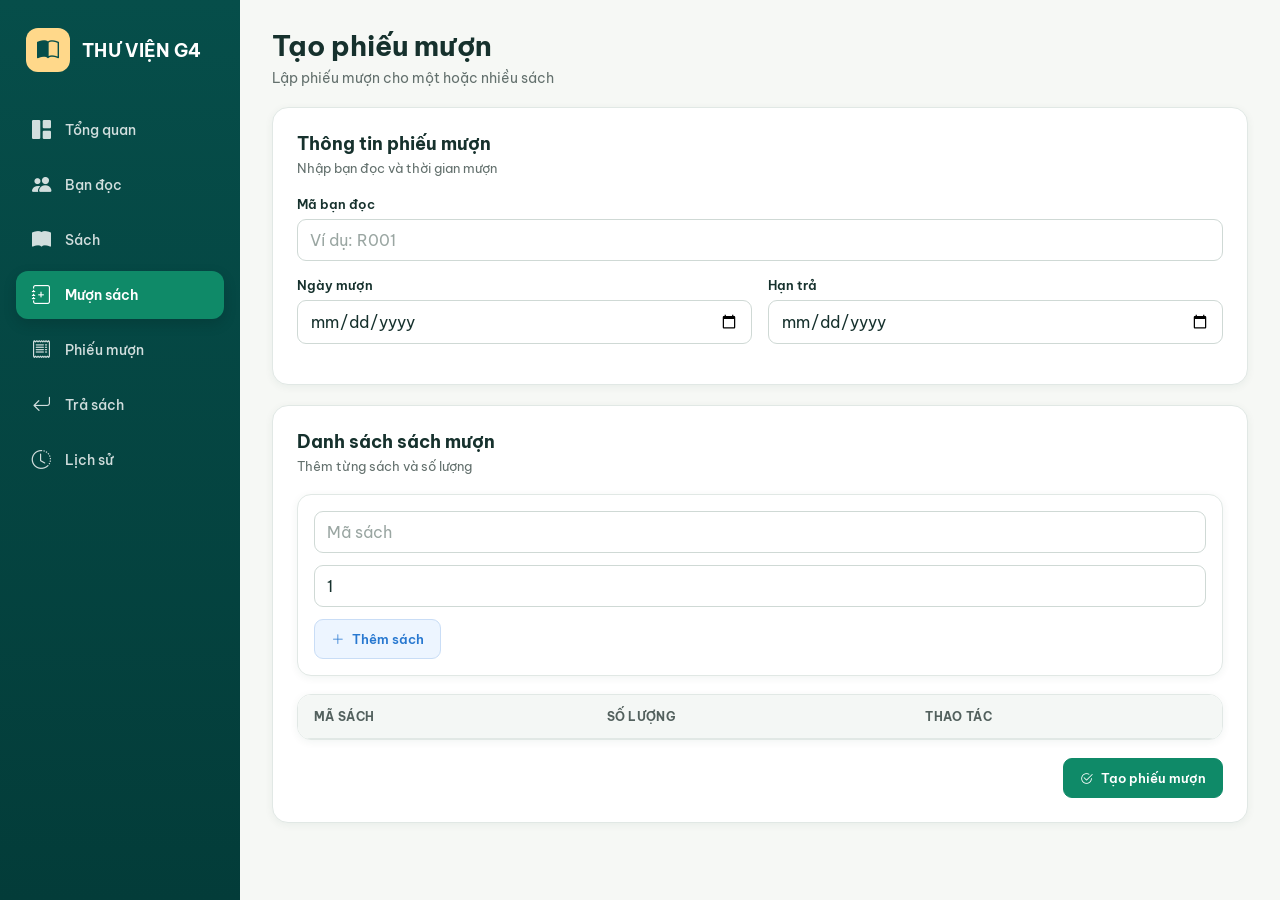
<file: src/main/resources/static/pages/borrow.html>
<!doctype html>
<html lang="vi">
  <head>
    <meta charset="UTF-8" />
    <meta name="viewport" content="width=device-width, initial-scale=1.0" />
    <title>Tạo phiếu mượn | Thư viện G4</title>

    <link
      rel="stylesheet"
      href="https://cdn.jsdelivr.net/npm/bootstrap-icons@1.11.3/font/bootstrap-icons.min.css"
    />

    <link rel="stylesheet" href="../css/style.css" />
  </head>

  <body>
    <div class="app-layout">
      <!-- SIDEBAR -->
      <aside class="app-sidebar" id="appSidebar">
        <div class="sidebar-brand">
          <div class="sidebar-brand-icon">
            <i class="bi bi-book-half"></i>
          </div>
          <h1>THƯ VIỆN G4</h1>
        </div>

        <nav class="sidebar-menu">
          <a class="sidebar-link" href="../index.html">
            <i class="bi bi-grid-1x2-fill"></i>
            <span>Tổng quan</span>
          </a>

          <a class="sidebar-link" href="readers.html">
            <i class="bi bi-people-fill"></i>
            <span>Bạn đọc</span>
          </a>

          <a class="sidebar-link" href="books.html">
            <i class="bi bi-book-fill"></i>
            <span>Sách</span>
          </a>

          <a class="sidebar-link active" href="borrow.html">
            <i class="bi bi-journal-plus"></i>
            <span>Mượn sách</span>
          </a>

          <a class="sidebar-link" href="tickets.html">
            <i class="bi bi-receipt"></i>
            <span>Phiếu mượn</span>
          </a>

          <a class="sidebar-link" href="return.html">
            <i class="bi bi-arrow-return-left"></i>
            <span>Trả sách</span>
          </a>

          <a class="sidebar-link" href="history.html">
            <i class="bi bi-clock-history"></i>
            <span>Lịch sử</span>
          </a>
        </nav>
      </aside>

      <!-- MAIN CONTENT -->
      <main class="app-main">
        <!-- HEADER -->
        <header class="app-header">
          <div style="display: flex; align-items: center; gap: 14px">
            <button class="menu-toggle" id="menuToggle" type="button">
              <i class="bi bi-list"></i>
            </button>

            <div class="header-title">
              <h1>Tạo phiếu mượn</h1>
              <p>Lập phiếu mượn cho một hoặc nhiều sách</p>
            </div>
          </div>
        </header>

        <!-- PAGE CONTENT -->
        <div class="page-content">
          <!-- MESSAGE -->
          <div id="message"></div>

          <!-- THÔNG TIN PHIẾU -->
          <section class="content-card">
            <div class="card-header">
              <div>
                <h2 class="card-title">Thông tin phiếu mượn</h2>

                <p class="card-description">Nhập bạn đọc và thời gian mượn</p>
              </div>
            </div>

            <!-- MÃ BẠN ĐỌC -->
            <div class="form-group">
              <label class="form-label"> Mã bạn đọc </label>

              <input type="text" id="readerId" placeholder="Ví dụ: R001" />
            </div>

            <!-- NGÀY MƯỢN + HẠN TRẢ -->
            <div
              style="display: grid; grid-template-columns: 1fr 1fr; gap: 16px"
            >
              <div class="form-group">
                <label class="form-label"> Ngày mượn </label>

                <input type="date" id="borrowDate" />
              </div>

              <div class="form-group">
                <label class="form-label"> Hạn trả </label>

                <input type="date" id="dueDate" />
              </div>
            </div>
          </section>

          <!-- DANH SÁCH SÁCH -->
          <section class="content-card" style="margin-top: 20px">
            <div class="card-header">
              <div>
                <h2 class="card-title">Danh sách sách mượn</h2>

                <p class="card-description">Thêm từng sách và số lượng</p>
              </div>
            </div>

            <!-- TOOLBAR -->
            <div class="toolbar">
              <input type="text" id="bookId" placeholder="Mã sách" />

              <input type="number" id="quantity" min="1" value="1" />

              <button
                class="btn btn-secondary"
                type="button"
                onclick="addItem()"
              >
                <i class="bi bi-plus-lg"></i>
                Thêm sách
              </button>
            </div>

            <!-- TABLE -->
            <div class="table-wrapper">
              <table>
                <thead>
                  <tr>
                    <th>Mã sách</th>
                    <th>Số lượng</th>
                    <th>Thao tác</th>
                  </tr>
                </thead>

                <tbody id="itemsTableBody"></tbody>
              </table>
            </div>

            <!-- CREATE TICKET -->
            <div style="margin-top: 18px; text-align: right">
              <button
                class="btn btn-primary"
                type="button"
                onclick="createTicket()"
              >
                <i class="bi bi-check2-circle"></i>
                Tạo phiếu mượn
              </button>
            </div>
          </section>
        </div>
      </main>
    </div>

    <!-- JAVASCRIPT -->
    <script src="../js/borrow.js"></script>

    <script>
      const menuToggle = document.getElementById("menuToggle");

      const appSidebar = document.getElementById("appSidebar");

      menuToggle.addEventListener("click", () => {
        appSidebar.classList.toggle("open");
      });
    </script>
  </body>
</html>
</file>
<file: src/main/resources/static/css/style.css>
@import url("https://fonts.googleapis.com/css2?family=Be+Vietnam+Pro:wght@400;500;600;700&display=swap");

:root {
  --primary: #0f8a68;
  --primary-dark: #075f52;
  --primary-light: #e8f6f1;

  --secondary: #2878d0;
  --secondary-light: #edf5ff;

  --warning: #e98a15;
  --warning-light: #fff6e8;

  --danger: #ef5350;
  --danger-light: #fff0ef;

  --success: #15966d;
  --success-light: #eaf8f2;

  --sidebar-bg: #064e4a;
  --page-bg: #f6f8f5;
  --card-bg: #ffffff;

  --text-primary: #16312d;
  --text-secondary: #63706d;
  --border-color: #e1e8e5;

  --shadow-sm: 0 2px 8px rgba(15, 65, 56, 0.06);
  --shadow-md: 0 8px 24px rgba(15, 65, 56, 0.1);

  --sidebar-width: 240px;
  --border-radius: 16px;
  --transition: 0.2s ease;
}

/* =========================
   RESET VÀ THIẾT LẬP CHUNG
   ========================= */

* {
  box-sizing: border-box;
}

html {
  scroll-behavior: smooth;
}

body {
  margin: 0;
  min-height: 100vh;
  font-family: "Be Vietnam Pro", Arial, sans-serif;
  color: var(--text-primary);
  background: var(--page-bg);
}

h1,
h2,
h3,
h4,
p {
  margin-top: 0;
}

a {
  color: inherit;
  text-decoration: none;
}

button,
input,
select,
textarea {
  font: inherit;
}

button {
  cursor: pointer;
}

/* =========================
   KHUNG GIAO DIỆN CHÍNH
   ========================= */

.app-layout {
  display: flex;
  min-height: 100vh;
}

.app-sidebar {
  position: fixed;
  top: 0;
  left: 0;
  bottom: 0;
  z-index: 1000;
  width: var(--sidebar-width);
  padding: 28px 16px;
  color: #ffffff;
  background: linear-gradient(180deg, var(--sidebar-bg) 0%, #033c39 100%);
  overflow-y: auto;
}

.sidebar-brand {
  display: flex;
  align-items: center;
  gap: 12px;
  margin-bottom: 34px;
  padding: 0 10px;
}

.sidebar-brand-icon {
  display: grid;
  place-items: center;
  width: 44px;
  height: 44px;
  color: var(--sidebar-bg);
  font-size: 22px;
  background: #ffd88a;
  border-radius: 12px;
}

.sidebar-brand h1 {
  margin: 0;
  font-size: 18px;
  font-weight: 700;
  letter-spacing: 0.3px;
}

.sidebar-menu {
  display: flex;
  flex-direction: column;
  gap: 7px;
}

.sidebar-link {
  display: flex;
  align-items: center;
  gap: 13px;
  min-height: 48px;
  padding: 12px 14px;
  color: rgba(255, 255, 255, 0.82);
  font-size: 14px;
  font-weight: 500;
  border-radius: 12px;
  transition:
    color var(--transition),
    background var(--transition),
    transform var(--transition);
}

.sidebar-link i {
  width: 22px;
  font-size: 19px;
  text-align: center;
}

.sidebar-link:hover {
  color: #ffffff;
  background: rgba(255, 255, 255, 0.1);
  transform: translateX(3px);
}

.sidebar-link.active {
  color: #ffffff;
  font-weight: 600;
  background: var(--primary);
  box-shadow: 0 5px 14px rgba(0, 0, 0, 0.14);
}

.app-main {
  width: calc(100% - var(--sidebar-width));
  min-height: 100vh;
  margin-left: var(--sidebar-width);
}

.app-header {
  display: flex;
  align-items: center;
  justify-content: space-between;
  gap: 20px;
  padding: 28px 32px 20px;
}

.header-title h1 {
  margin-bottom: 6px;
  font-size: 28px;
  line-height: 1.25;
}

.header-title p {
  margin: 0;
  color: var(--text-secondary);
  font-size: 14px;
}

.header-date {
  padding: 10px 14px;
  color: var(--primary-dark);
  font-size: 13px;
  font-weight: 600;
  background: var(--primary-light);
  border-radius: 10px;
}

.page-content {
  padding: 0 32px 32px;
}

/* =========================
   THẺ THỐNG KÊ
   ========================= */

.stats-grid {
  display: grid;
  grid-template-columns: repeat(4, minmax(0, 1fr));
  gap: 18px;
  margin-bottom: 20px;
}

.stat-card {
  display: flex;
  align-items: center;
  gap: 16px;
  min-height: 128px;
  padding: 22px;
  background: var(--card-bg);
  border: 1px solid var(--border-color);
  border-radius: var(--border-radius);
  box-shadow: var(--shadow-sm);
  transition:
    transform var(--transition),
    box-shadow var(--transition);
}

.stat-card:hover {
  transform: translateY(-3px);
  box-shadow: var(--shadow-md);
}

.stat-icon {
  display: grid;
  flex: 0 0 58px;
  place-items: center;
  width: 58px;
  height: 58px;
  font-size: 25px;
  border-radius: 50%;
}

.stat-icon.green {
  color: var(--success);
  background: var(--success-light);
}

.stat-icon.blue {
  color: var(--secondary);
  background: var(--secondary-light);
}

.stat-icon.orange {
  color: var(--warning);
  background: var(--warning-light);
}

.stat-icon.red {
  color: var(--danger);
  background: var(--danger-light);
}

.stat-label {
  margin-bottom: 6px;
  color: var(--text-secondary);
  font-size: 14px;
  font-weight: 500;
}

.stat-value {
  margin: 0;
  font-size: 30px;
  font-weight: 700;
  line-height: 1;
}

.stat-value.green {
  color: var(--success);
}

.stat-value.blue {
  color: var(--secondary);
}

.stat-value.orange {
  color: var(--warning);
}

.stat-value.red {
  color: var(--danger);
}

/* =========================
   CARD NỘI DUNG
   ========================= */

.dashboard-grid {
  display: grid;
  grid-template-columns: minmax(0, 1.3fr) minmax(320px, 0.7fr);
  gap: 20px;
  margin-bottom: 20px;
}

.content-card {
  padding: 24px;
  background: var(--card-bg);
  border: 1px solid var(--border-color);
  border-radius: var(--border-radius);
  box-shadow: var(--shadow-sm);
}

.card-header {
  display: flex;
  align-items: center;
  justify-content: space-between;
  gap: 16px;
  margin-bottom: 20px;
}

.card-title {
  margin: 0;
  font-size: 18px;
  font-weight: 700;
}

.card-description {
  margin: 5px 0 0;
  color: var(--text-secondary);
  font-size: 13px;
}

/* =========================
   THAO TÁC NHANH
   ========================= */

.quick-actions {
  display: grid;
  grid-template-columns: repeat(2, minmax(0, 1fr));
  gap: 14px;
}

.quick-action {
  display: flex;
  align-items: center;
  gap: 12px;
  min-height: 78px;
  padding: 16px;
  color: var(--text-primary);
  font-size: 14px;
  font-weight: 600;
  background: #ffffff;
  border: 1px solid var(--border-color);
  border-radius: 13px;
  transition:
    transform var(--transition),
    border-color var(--transition),
    background var(--transition);
}

.quick-action i {
  font-size: 23px;
}

.quick-action.green {
  color: var(--success);
  background: var(--success-light);
  border-color: #bfe3d4;
}

.quick-action.blue {
  color: var(--secondary);
  background: var(--secondary-light);
  border-color: #c9ddf6;
}

.quick-action.orange {
  color: var(--warning);
  background: var(--warning-light);
  border-color: #f2d7ac;
}

.quick-action.red {
  color: var(--danger);
  background: var(--danger-light);
  border-color: #f4cbc9;
}

.quick-action:hover {
  transform: translateY(-2px);
  filter: brightness(0.98);
}

/* =========================
   FORM VÀ THANH CÔNG CỤ
   ========================= */

.toolbar {
  display: flex;
  flex-wrap: wrap;
  align-items: center;
  gap: 12px;
  margin-bottom: 18px;
  padding: 16px;
  background: #ffffff;
  border: 1px solid var(--border-color);
  border-radius: 14px;
  box-shadow: var(--shadow-sm);
}

.form-group {
  margin-bottom: 16px;
}

.form-label {
  display: block;
  margin-bottom: 7px;
  color: var(--text-primary);
  font-size: 13px;
  font-weight: 600;
}

input,
select,
textarea,
.form-control {
  width: 100%;
  min-height: 42px;
  padding: 10px 12px;
  color: var(--text-primary);
  background: #ffffff;
  border: 1px solid #cfd9d5;
  border-radius: 9px;
  outline: none;
  transition:
    border-color var(--transition),
    box-shadow var(--transition);
}

textarea {
  min-height: 100px;
  resize: vertical;
}

input:focus,
select:focus,
textarea:focus,
.form-control:focus {
  border-color: var(--primary);
  box-shadow: 0 0 0 3px rgba(15, 138, 104, 0.13);
}

input::placeholder,
textarea::placeholder {
  color: #9aa6a2;
}

/* =========================
   BUTTON
   ========================= */

.btn {
  display: inline-flex;
  align-items: center;
  justify-content: center;
  gap: 8px;
  min-height: 40px;
  padding: 9px 16px;
  font-size: 13px;
  font-weight: 600;
  border: 1px solid transparent;
  border-radius: 9px;
  transition:
    transform var(--transition),
    background var(--transition),
    box-shadow var(--transition);
}

.btn:hover {
  transform: translateY(-1px);
}

.btn-primary {
  color: #ffffff;
  background: var(--primary);
  border-color: var(--primary);
}

.btn-primary:hover {
  color: #ffffff;
  background: var(--primary-dark);
  border-color: var(--primary-dark);
  box-shadow: 0 5px 12px rgba(15, 138, 104, 0.22);
}

.btn-secondary {
  color: var(--secondary);
  background: var(--secondary-light);
  border-color: #c9ddf6;
}

.btn-secondary:hover {
  color: #ffffff;
  background: var(--secondary);
  border-color: var(--secondary);
}

.btn-danger:hover {
  color: #ffffff;
  background: #d93835;
  border-color: #d93835;
}

.btn-outline:hover {
  color: var(--primary-dark);
  background: var(--primary-light);
  border-color: var(--primary);
}

.btn-danger {
  color: #ffffff;
  background: var(--danger);
  border-color: var(--danger);
}

.btn-outline {
  color: var(--text-primary);
  background: #ffffff;
  border-color: var(--border-color);
}

/* Hỗ trợ nút cũ chưa sử dụng class .btn */
button:not(.menu-toggle):not(.btn):not(.btn-close) {
  min-height: 40px;
  padding: 9px 16px;
  color: #ffffff;
  font-weight: 600;
  background: var(--primary);
  border: none;
  border-radius: 9px;node --check src/main/resources/static/js/return.js
node --check src/main/resources/static/js/history.js
}

/* =========================
   BẢNG DỮ LIỆU
   ========================= */

.table-wrapper {
  width: 100%;
  overflow-x: auto;
  background: #ffffff;
  border: 1px solid var(--border-color);
  border-radius: 14px;
  box-shadow: var(--shadow-sm);
}

table,
.data-table {
  width: 100%;
  margin: 0;
  border-collapse: collapse;
  background: #ffffff;
}

th,
td {
  padding: 14px 16px;
  text-align: left;
  vertical-align: middle;
  border: none;
  border-bottom: 1px solid var(--border-color);
}

th {
  color: #53615e;
  font-size: 12px;
  font-weight: 700;
  text-transform: uppercase;
  letter-spacing: 0.3px;
  background: #f4f7f5;
}

td {
  color: var(--text-primary);
  font-size: 13px;
}

tbody tr {
  transition: background var(--transition);
}

tbody tr:hover {
  background: #f8fbfa;
}

tbody tr:last-child td {
  border-bottom: none;
}

/* =========================
   BADGE TRẠNG THÁI
   ========================= */

.status-badge {
  display: inline-flex;
  align-items: center;
  justify-content: center;
  min-width: 88px;
  padding: 6px 10px;
  font-size: 11px;
  font-weight: 700;
  border-radius: 999px;
}

.status-borrowing {
  color: #b46700;
  background: var(--warning-light);
}

.status-returned {
  color: var(--success);
  background: var(--success-light);
}

.status-overdue {
  color: #d93835;
  background: var(--danger-light);
}

/* =========================
   THÔNG BÁO
   ========================= */

.error,
.success,
.info-message {
  display: none;
  margin-bottom: 16px;
  padding: 12px 14px;
  font-size: 13px;
  border-radius: 10px;
}

.error:not(:empty),
.success:not(:empty),
.info-message:not(:empty) {
  display: block;
}

.error {
  color: #b93230;
  background: var(--danger-light);
  border: 1px solid #f4cbc9;
}

.success {
  color: #087555;
  background: var(--success-light);
  border: 1px solid #bfe3d4;
}

.info-message {
  color: #185da8;
  background: var(--secondary-light);
  border: 1px solid #c9ddf6;
}

/* =========================
   TRẠNG THÁI RỖNG VÀ LOADING
   ========================= */

.empty-state,
.loading-state {
  padding: 42px 20px;
  color: var(--text-secondary);
  text-align: center;
}

.empty-state i,
.loading-state i {
  display: block;
  margin-bottom: 12px;
  color: var(--primary);
  font-size: 34px;
}

.loading-spinner {
  width: 28px;
  height: 28px;
  margin: 0 auto 12px;
  border: 3px solid var(--primary-light);
  border-top-color: var(--primary);
  border-radius: 50%;
  animation: spin 0.8s linear infinite;
}

@keyframes spin {
  to {
    transform: rotate(360deg);
  }
}

/* =========================
   MENU MOBILE
   ========================= */

.menu-toggle {
  display: none;
  place-items: center;
  width: 42px;
  height: 42px;
  color: var(--text-primary);
  font-size: 22px;
  background: #ffffff;
  border: 1px solid var(--border-color);
  border-radius: 10px;
}

/* =========================
   RESPONSIVE
   ========================= */

@media (max-width: 1100px) {
  .stats-grid {
    grid-template-columns: repeat(2, minmax(0, 1fr));
  }

  .dashboard-grid {
    grid-template-columns: 1fr;
  }
}

@media (max-width: 768px) {
  :root {
    --sidebar-width: 220px;
  }

  .app-sidebar {
    transform: translateX(-100%);
    transition: transform var(--transition);
  }

  .app-sidebar.open {
    transform: translateX(0);
  }

  .app-main {
    width: 100%;
    margin-left: 0;
  }

  .menu-toggle {
    display: grid;
  }

  .app-header {
    align-items: flex-start;
    padding: 20px 18px 16px;
  }

  .header-title h1 {
    font-size: 23px;
  }

  .header-date {
    display: none;
  }

  .page-content {
    padding: 0 18px 24px;
  }

  .quick-actions {
    grid-template-columns: 1fr;
  }
}

@media (max-width: 520px) {
  .stats-grid {
    grid-template-columns: 1fr;
  }

  .stat-card {
    min-height: 108px;
  }

  .toolbar {
    align-items: stretch;
    flex-direction: column;
  }

  .toolbar > * {
    width: 100%;
  }

  th,
  td {
    padding: 12px;
    white-space: nowrap;
  }
}

/* =========================
   DANH SÁCH TỔNG QUAN
   ========================= */

.overview-list {
  display: flex;
  flex-direction: column;
}

.overview-item {
  display: flex;
  align-items: center;
  justify-content: space-between;
  gap: 16px;
  min-height: 58px;
  padding: 13px 4px;
  border-bottom: 1px solid var(--border-color);
}

.overview-item:last-child {
  border-bottom: none;
}

.overview-item-left {
  display: flex;
  align-items: center;
  gap: 11px;
  color: var(--text-secondary);
  font-size: 14px;
}

.overview-item strong {
  font-size: 17px;
}

.overview-dot {
  display: inline-block;
  flex: 0 0 10px;
  width: 10px;
  height: 10px;
  border-radius: 50%;
}

.overview-dot.green {
  background: var(--success);
}

.overview-dot.blue {
  background: var(--secondary);
}

.overview-dot.orange {
  background: var(--warning);
}

.overview-dot.red {
  background: var(--danger);
}

/* =========================
   KHU VỰC CUỐI DASHBOARD
   ========================= */

.dashboard-bottom-grid {
  display: grid;
  grid-template-columns: minmax(0, 1fr) 300px;
  gap: 20px;
}

.management-links {
  display: flex;
  flex-direction: column;
  gap: 12px;
}

.management-link {
  display: grid;
  grid-template-columns: 46px minmax(0, 1fr) 20px;
  align-items: center;
  gap: 14px;
  padding: 14px;
  border: 1px solid var(--border-color);
  border-radius: 12px;
  transition:
    transform var(--transition),
    border-color var(--transition),
    background var(--transition);
}

.management-link:hover {
  background: #f8fbfa;
  border-color: #bcd6cd;
  transform: translateX(3px);
}

.management-link-icon {
  display: grid;
  place-items: center;
  width: 46px;
  height: 46px;
  font-size: 20px;
  border-radius: 11px;
}

.management-link-icon.green {
  color: var(--success);
  background: var(--success-light);
}

.management-link-icon.orange {
  color: var(--warning);
  background: var(--warning-light);
}

.management-link strong {
  display: block;
  margin-bottom: 4px;
  font-size: 14px;
}

.management-link span {
  display: block;
  color: var(--text-secondary);
  font-size: 12px;
  line-height: 1.5;
}

.management-link > .bi-chevron-right {
  color: #9aa6a2;
}

.fine-card {
  display: flex;
  align-items: center;
  justify-content: center;
  flex-direction: column;
  min-height: 230px;
  padding: 24px;
  text-align: center;
  background: linear-gradient(145deg, #ffffff 0%, var(--success-light) 100%);
  border: 1px solid #c6e4d8;
  border-radius: var(--border-radius);
  box-shadow: var(--shadow-sm);
}

.fine-icon {
  display: grid;
  place-items: center;
  width: 58px;
  height: 58px;
  margin-bottom: 14px;
  color: var(--success);
  font-size: 27px;
  background: #ffffff;
  border-radius: 50%;
  box-shadow: var(--shadow-sm);
}

.fine-card p {
  margin-bottom: 8px;
  color: var(--primary-dark);
  font-size: 14px;
  font-weight: 600;
}

.fine-card strong {
  margin-bottom: 10px;
  color: var(--success);
  font-size: 25px;
}

.fine-card span {
  color: var(--text-secondary);
  font-size: 11px;
  line-height: 1.5;
}

@media (max-width: 900px) {
  .dashboard-bottom-grid {
    grid-template-columns: 1fr;
  }

  .fine-card {
    min-height: 190px;
  }
}
.stats-grid {
  display: grid;
  grid-template-columns: repeat(auto-fit, minmax(160px, 1fr));
  gap: 16px;
  margin-bottom: 20px;
}
.stat-card {
  background: #fff;
  border-radius: 10px;
  padding: 16px 20px;
  box-shadow: 0 1px 3px rgba(0,0,0,0.1);
}
.stat-label {
  font-size: 13px;
  color: #666;
  margin-bottom: 6px;
}
.stat-value {
  font-size: 26px;
  font-weight: 700;
  color: #1a1a2e;
}
.detail-summary p {
  margin: 4px 0;
}
/* =========================
   TRANG TRẢ SÁCH VÀ LỊCH SỬ
   ========================= */

[hidden] {
  display: none !important;
}

.return-heading-icon {
  color: var(--primary);
  font-size: 24px;
}

.ticket-items {
  margin-top: 20px;
  padding: 16px;
  background: var(--primary-light);
  border-radius: 12px;
}

.ticket-items ul {
  margin: 0;
  padding-left: 20px;
}

.ticket-items li {
  margin-bottom: 7px;
  color: var(--text-primary);
  font-size: 13px;
}

.ticket-items li:last-child {
  margin-bottom: 0;
}

.return-result {
  display: flex;
  align-items: center;
  gap: 18px;
  margin-top: 20px;
  border-color: #bfe3d4;
  background: linear-gradient(145deg, #ffffff, var(--success-light));
}

.return-result-icon {
  display: grid;
  place-items: center;
  flex: 0 0 auto;
  width: 52px;
  height: 52px;
  color: var(--success);
  font-size: 26px;
  background: #ffffff;
  border-radius: 50%;
  box-shadow: var(--shadow-sm);
}

.return-result-values {
  display: flex;
  gap: 12px;
  margin-left: auto;
}

.return-result-values > div {
  min-width: 130px;
  padding: 12px 16px;
  text-align: center;
  background: #ffffff;
  border: 1px solid var(--border-color);
  border-radius: 12px;
}

.return-result-values span {
  display: block;
  margin-bottom: 5px;
  color: var(--text-secondary);
  font-size: 12px;
}

.return-result-values strong {
  color: var(--success);
  font-size: 18px;
}

.history-stats {
  grid-template-columns: repeat(3, minmax(0, 1fr));
}

@media (max-width: 768px) {
  .return-result {
    align-items: flex-start;
    flex-direction: column;
  }

  .return-result-values {
    width: 100%;
    margin-left: 0;
  }

  .return-result-values > div {
    flex: 1;
    min-width: 0;
  }

  .history-stats {
    grid-template-columns: 1fr;
  }
}

@media (max-width: 520px) {
  .return-result-values {
    flex-direction: column;
  }
}
</file>
